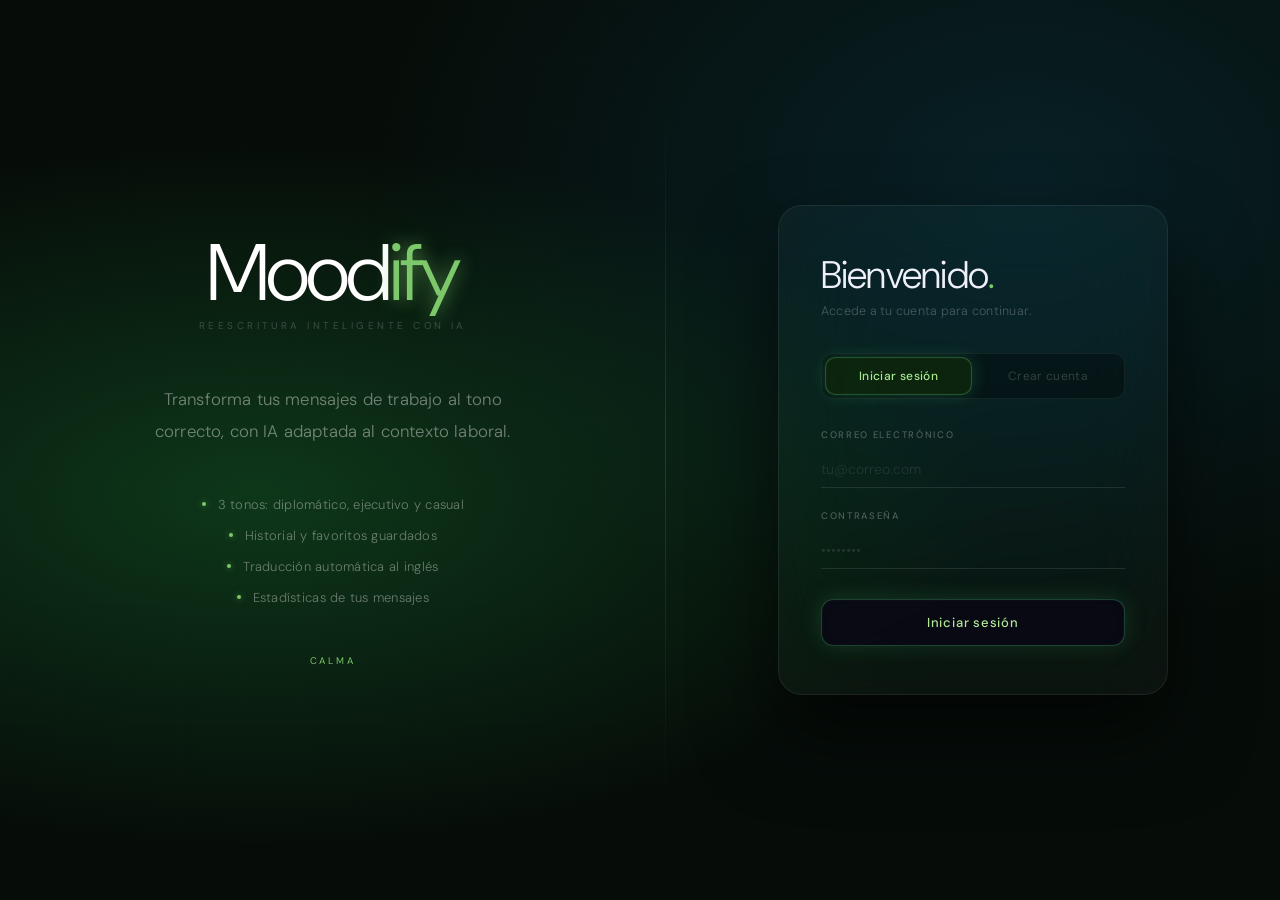
<file: frontend/index.html>
<!DOCTYPE html>
<html lang="es">
<head>
  <meta charset="UTF-8">
  <meta name="viewport" content="width=device-width, initial-scale=1.0">
  <title>Moodify — Iniciar sesión</title>
  <link rel="stylesheet" href="css/login.css">
  <link rel="icon" type="image/png" href="/static/icono.png">
</head>
<body>

<div class="login-root">

  <!-- Fondo animado -->
  <div class="login-stars" id="login-stars"></div>
  <div class="login-bg-layer">
    <div id="login-bgl-a"></div>
    <div id="login-bgl-b" style="opacity:0;"></div>
  </div>

  <!-- Panel izquierdo -->
  <div class="login-left">
    <div class="login-left-content">
      <div class="login-brand">Mood<span id="login-ify">ify</span></div>
      <div class="login-brand-sub">Reescritura inteligente con IA</div>
      <p class="login-tagline">
        Transforma tus mensajes de trabajo al tono correcto,
        con IA adaptada al contexto laboral.
      </p>
      <div class="login-features">
        <div class="login-feature"><span class="login-fdot" id="login-d1"></span>3 tonos: diplomático, ejecutivo y casual</div>
        <div class="login-feature"><span class="login-fdot" id="login-d2"></span>Historial y favoritos guardados</div>
        <div class="login-feature"><span class="login-fdot" id="login-d3"></span>Traducción automática al inglés</div>
        <div class="login-feature"><span class="login-fdot" id="login-d4"></span>Estadísticas de tus mensajes</div>
      </div>
      <div class="login-emolabel" id="login-emolabel">calma</div>
    </div>
    <div class="login-divider" id="login-divider"></div>
  </div>

  <!-- Panel derecho: formulario -->
  <div class="login-right">
    <div class="login-card">
      <div class="login-heading">Bienvenido<span id="login-h1acc">.</span></div>
      <div class="login-heading-sub" id="login-card-sub">Accede a tu cuenta para continuar.</div>

      <!-- Tabs -->
      <div class="login-tabs">
        <button class="login-tab-btn active" id="tab-login-btn" onclick="switchTab('login')">Iniciar sesión</button>
        <button class="login-tab-btn"        id="tab-reg-btn"   onclick="switchTab('registro')">Crear cuenta</button>
      </div>

      <!-- Panel login -->
      <div class="login-panel active" id="panel-login">
        <div class="field-group">
          <label class="field-label" for="login-email">Correo electrónico</label>
          <input class="field-input" type="email" id="login-email" placeholder="tu@correo.com" autocomplete="email">
        </div>
        <div class="field-group">
          <label class="field-label" for="login-pass">Contraseña</label>
          <input class="field-input" type="password" id="login-pass" placeholder="••••••••" autocomplete="current-password" onkeydown="if(event.key==='Enter')doLogin()">
        </div>
        <button class="login-btn" id="btn-login" onclick="doLogin()">Iniciar sesión</button>
        <div class="login-msg" id="msg-login"></div>
      </div>

      <!-- Panel registro -->
      <div class="login-panel" id="panel-registro">
        <div class="field-group">
          <label class="field-label" for="reg-username">Nombre de usuario</label>
          <input class="field-input" type="text" id="reg-username" placeholder="tucuate123">
        </div>
        <div class="field-group">
          <label class="field-label" for="reg-email">Correo electrónico</label>
          <input class="field-input" type="email" id="reg-email" placeholder="tu@correo.com" autocomplete="email">
        </div>
        <div class="field-group">
          <label class="field-label" for="reg-pass">Contraseña</label>
          <input class="field-input" type="password" id="reg-pass" placeholder="••••••••" autocomplete="new-password">
        </div>
        <button class="login-btn" id="btn-registro" onclick="doRegistro()">Crear cuenta</button>
        <div class="login-msg" id="msg-registro"></div>
      </div>

    </div>
  </div>

</div>

<script src="js/login.js"></script>
</body>
</html>
</file>
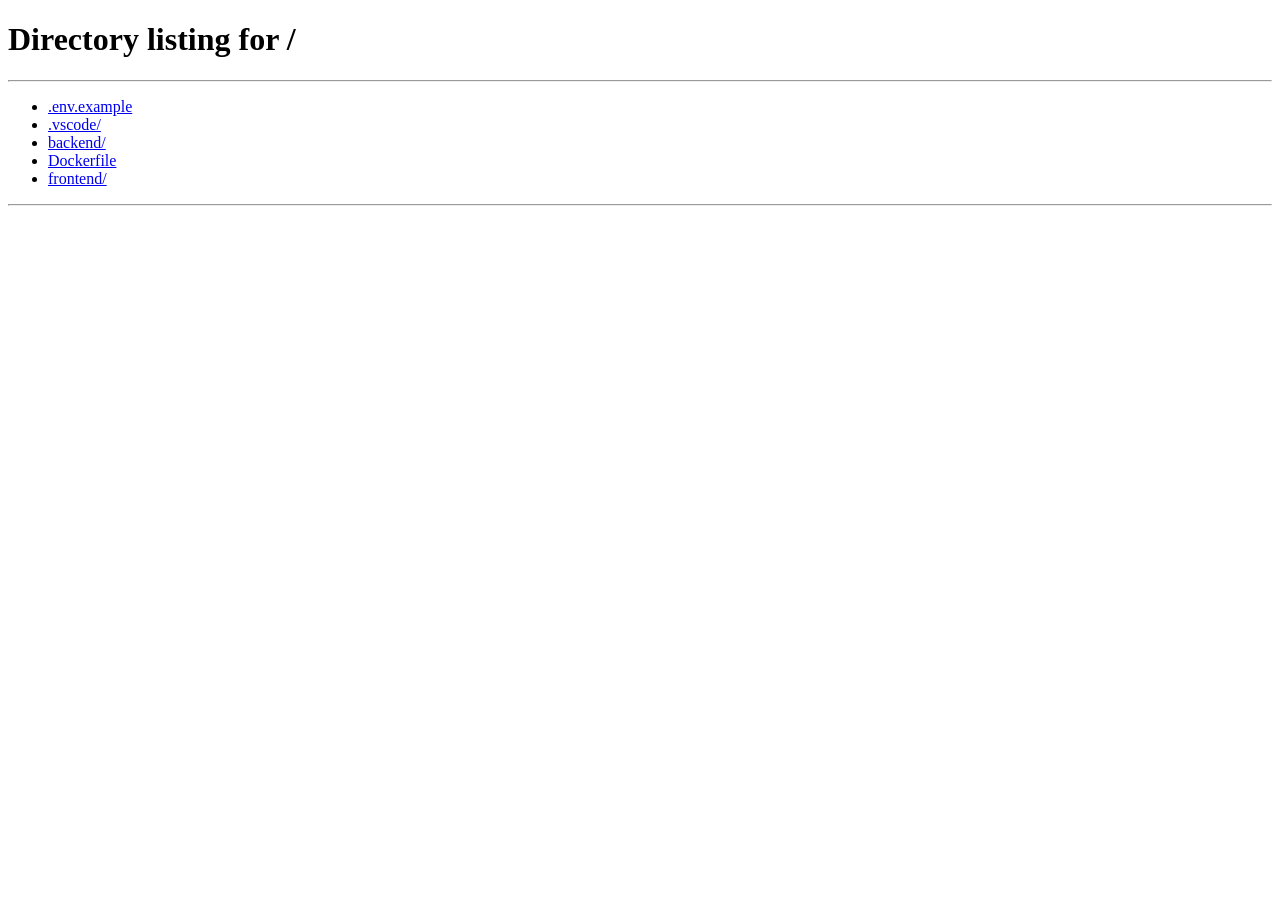
<file: frontend/app.html>
<!DOCTYPE html>
<html lang="es">
<head>
  <meta charset="UTF-8">
  <meta name="viewport" content="width=device-width, initial-scale=1.0">
  <title>Moodify</title>
  <link rel="preconnect" href="https://fonts.googleapis.com">
  <link rel="preconnect" href="https://fonts.gstatic.com" crossorigin>
  <link href="https://fonts.googleapis.com/css2?family=DM+Sans:wght@200;300;400;500;600;700&family=DM+Serif+Display:ital@0;1&family=DM+Mono:wght@300;400;500&display=swap" rel="stylesheet">
  <link rel="stylesheet" href="css/app.css">
  <link rel="icon" type="image/png" href="/static/icono.png">
</head>
<body>

<!-- FONDO ATMOSFÉRICO -->
<canvas id="stars-canvas"></canvas>
<div id="galaxy-bg">
  <div class="galaxy-layer" id="gl-a"></div>
  <div class="galaxy-layer" id="gl-b"></div>
</div>

<!-- OVERLAY DE CARGA -->
<div id="moodify-overlay">
  <div class="overlay-eyes">
    <div class="ov-eye-unit">
      <div class="ov-brow"></div>
      <div class="ov-eye"><div class="ov-pupil"></div></div>
    </div>
    <div class="ov-eye-unit">
      <div class="ov-brow" style="animation-delay:0.15s"></div>
      <div class="ov-eye"><div class="ov-pupil"></div></div>
    </div>
  </div>
  <div class="dot-bar-wrap">
    <div class="dot-bar-track">
      <div class="dot-bar-progress" id="ov-prog"></div>
      <div class="dot-bar-dot" id="ov-dot" style="left:0%"></div>
    </div>
    <div class="dot-bar-meta">
      <span class="dot-bar-phase" id="ov-phase">INICIANDO</span>
      <span class="dot-bar-pct"   id="ov-pct">0%</span>
    </div>
  </div>
</div>

<!-- NAV -->
<nav class="top-nav" id="top-nav">
  <div class="nav-tabs" id="nav-tabs">
    <button class="nav-tab active" data-tab="transformar" onclick="switchPanel('transformar')">Transformar</button>
    <button class="nav-tab"        data-tab="historial"   onclick="switchPanel('historial')">Historial</button>
    <button class="nav-tab"        data-tab="favoritos"   onclick="switchPanel('favoritos')">Favoritos</button>
    <button class="nav-tab locked" data-tab="estadisticas" id="tab-stats">Estadisticas</button>
  </div>
  <div class="nav-right">
    <div class="nav-dot"></div>
    <span class="nav-username" id="nav-username">@usuario</span>
    <button class="btn-nav-config" onclick="openConfig()">Configuracion</button>
  </div>
</nav>

<!-- MODAL CONFIGURACIÓN -->
<div class="config-overlay" id="cfg-overlay" onclick="closeConfigOutside(event)">
  <div class="config-modal">
    <div class="cfg-header">
      <span class="cfg-title">Configuracion</span>
      <button class="cfg-close" onclick="closeConfig()">x</button>
    </div>

    <div class="cfg-section">
      <div class="cfg-section-title">Apariencia</div>
      <div class="cfg-row">
        <div>
          <div class="cfg-row-label">Tema</div>
          <div class="cfg-row-sub" id="cfg-theme-sub">Modo oscuro activo</div>
        </div>
        <div class="cfg-toggle" id="cfg-theme-toggle" onclick="toggleTheme()"></div>
      </div>
      <div class="cfg-row">
        <div>
          <div class="cfg-row-label">Idioma del agente</div>
          <div class="cfg-row-sub" id="cfg-lang-sub">Espanol esta optimizado para Mexico</div>
        </div>
        <select class="cfg-select" id="cfg-lang-select" onchange="setAgentLang(this.value)">
          <option value="es">ES — Espanol</option>
          <option value="en">EN — English</option>
        </select>
      </div>
    </div>

    <div class="cfg-section">
      <div class="cfg-section-title">Cuenta</div>
      <div class="cfg-row">
        <div>
          <div class="cfg-row-label">Nombre de usuario</div>
          <div class="cfg-row-sub" id="cfg-username-display">@usuario</div>
        </div>
        <button class="cfg-btn-inline" onclick="startChangeUsername()">Cambiar</button>
      </div>
      <div class="cfg-row">
        <div>
          <div class="cfg-row-label">Correo electronico</div>
          <div class="cfg-row-sub" id="cfg-email-display">—</div>
        </div>
        <button class="cfg-btn-inline" onclick="startChangeEmail()">Cambiar</button>
      </div>
      <div class="cfg-row">
        <div>
          <div class="cfg-row-label">Contrasena</div>
          <div class="cfg-row-sub">••••••••</div>
        </div>
        <button class="cfg-btn-inline" onclick="startChangePassword()">Cambiar</button>
      </div>
    </div>

    <div class="cfg-divider"></div>

    <div class="cfg-section" style="margin-bottom:0;">
      <div class="cfg-section-title">Sesion</div>
      <button class="cfg-btn-full cfg-btn-logout" onclick="doLogout()">Cerrar sesion</button>
      <button class="cfg-btn-full cfg-btn-danger" style="margin-top:8px;" onclick="confirmDeleteAccount()">Eliminar cuenta</button>
    </div>
  </div>
</div>

<!-- PANEL: TRANSFORMAR -->
<div class="main-wrap app-panel active" id="panel-transformar">

  <div class="moodify-header">
    <!-- Título elegante con OOs que cambian de color -->
    <div class="moodify-titulo">
      M<span class="eyes-inline"><span class="eye-char" id="oo-left">O</span><span class="eye-char" id="oo-right">O</span></span>DIFY
    </div>
    <div class="moodify-sub"><span class="moodify-sub-accent">—</span> Reescritura inteligente con IA</div>
  </div>

  <div class="transform-grid">
    <!-- Columna izquierda -->
    <div>
      <textarea
        class="textarea-main"
        id="msg-input"
        placeholder="Escribe aqui tu mensaje — con groserías, slang, emojis o como salga..."
        oninput="onInputChange()"
        onkeydown="if(event.ctrlKey&&event.key==='Enter')doTransform()"
      ></textarea>
      <button class="btn-transform" onclick="doTransform()">Transformar</button>

      <div class="detector-box" id="detector-box">
        <div class="det-neutral">Idioma — Escribe para detectar</div>
      </div>

      <div class="clippy-wrap" id="clippy-wrap">
        <!-- Personaje -->
        <div class="clippy-character">
          <div id="clippy-face-container"></div>
          <div class="clippy-shadow"></div>
          <div class="clippy-name">Moodi</div>
        </div>
        <!-- Burbuja con tips -->
        <div class="clippy-bubble">
          <div class="clippy-header">
            <span class="clip-dot"></span>
            <span>MOODIFY DICE</span>
          </div>
          <div id="clippy-items"></div>
        </div>
      </div>
    </div>

    <!-- Columna derecha -->
    <div>
      <div class="lang-bar">
        <span class="lang-label">Salida en</span>
        <button class="lang-btn on" id="btn-es" onclick="selectLang('es')">ES</button>
        <button class="lang-btn"   id="btn-en" onclick="selectLang('en')">EN</button>
        <button class="btn-translate" onclick="doTranslate()">Traducir</button>
      </div>

      <div class="outputs-label">Versiones adaptadas</div>

      <div class="output-section">
        <div class="output-card card-dipl">
          <div class="output-header">
            <span class="tone-badge badge-dipl">Diplomatico</span>
          </div>
          <div class="output-body" id="out-dipl">
            <span class="output-placeholder">La version diplomatica aparecera aqui...</span>
          </div>
        </div>
      </div>

      <div class="output-section">
        <div class="output-card card-ejec">
          <div class="output-header">
            <span class="tone-badge badge-ejec">Ejecutivo</span>
          </div>
          <div class="output-body" id="out-ejec">
            <span class="output-placeholder">La version ejecutiva aparecera aqui...</span>
          </div>
        </div>
      </div>

      <div class="output-section">
        <div class="output-card card-casu">
          <div class="output-header">
            <span class="tone-badge badge-casu">Casual</span>
          </div>
          <div class="output-body" id="out-casu">
            <span class="output-placeholder">La version casual aparecera aqui...</span>
          </div>
        </div>
      </div>
    </div>
  </div>
</div>

<!-- PANEL: HISTORIAL -->
<div class="main-wrap app-panel" id="panel-historial">
  <div class="section-wrap">
    <div class="section-title">Historial de mensajes</div>
    <div id="historial-content"><div class="empty-state">Cargando...</div></div>
  </div>
</div>

<!-- PANEL: FAVORITOS -->
<div class="main-wrap app-panel" id="panel-favoritos">
  <div class="section-wrap">
    <div class="section-title">Favoritos</div>
    <div id="favoritos-content"><div class="empty-state">Cargando...</div></div>
  </div>
</div>

<!-- PANEL: ESTADÍSTICAS -->
<div class="main-wrap app-panel" id="panel-estadisticas">
  <div class="section-wrap">
    <div class="section-title">Tus estadisticas</div>
    <div id="stats-content"><div class="empty-state">Cargando...</div></div>
  </div>
</div>

<script src="js/app.js"></script>
<script src="js/historial.js"></script>

<script>
/* ══════════════════════════════════════
   FONDO EMOCIONAL — mismo sistema que login
   Las OOs del título sincronizan su color
══════════════════════════════════════ */

/* Colores de acento para cada emoción — las OOs adoptan este color
   con contraste suficiente sobre el fondo oscuro */
const EMOCIONES_APP = [
  {
    name: "calma",
    oo: "#7dc86a",
    ooSh: "0 0 20px rgba(125,200,106,0.5)",
    dark:  "radial-gradient(ellipse at 20% 55%, rgba(20,90,40,0.6) 0%, transparent 55%), radial-gradient(ellipse at 80% 20%, rgba(10,60,80,0.45) 0%, transparent 48%), #04090a",
    light: "radial-gradient(ellipse at 20% 55%, rgba(34,201,122,0.28) 0%, transparent 55%), radial-gradient(ellipse at 80% 20%, rgba(26,160,200,0.22) 0%, transparent 48%), #f0f2ee",
  },
  {
    name: "frustracion",
    oo: "#ff6b5b",
    ooSh: "0 0 20px rgba(255,107,91,0.5)",
    dark:  "radial-gradient(ellipse at 25% 50%, rgba(140,30,20,0.6) 0%, transparent 50%), radial-gradient(ellipse at 75% 25%, rgba(100,20,10,0.48) 0%, transparent 45%), #0d0605",
    light: "radial-gradient(ellipse at 25% 50%, rgba(240,80,80,0.26) 0%, transparent 50%), radial-gradient(ellipse at 75% 25%, rgba(192,32,32,0.2) 0%, transparent 45%), #f2eded",
  },
  {
    name: "paz",
    oo: "#6ab4ff",
    ooSh: "0 0 20px rgba(106,180,255,0.5)",
    dark:  "radial-gradient(ellipse at 15% 55%, rgba(20,60,140,0.55) 0%, transparent 52%), radial-gradient(ellipse at 80% 20%, rgba(10,40,100,0.48) 0%, transparent 45%), #060810",
    light: "radial-gradient(ellipse at 15% 55%, rgba(64,144,232,0.26) 0%, transparent 52%), radial-gradient(ellipse at 80% 20%, rgba(32,96,192,0.2) 0%, transparent 45%), #edf0f5",
  },
  {
    name: "urgencia",
    oo: "#ffb830",
    ooSh: "0 0 20px rgba(255,184,48,0.5)",
    dark:  "radial-gradient(ellipse at 20% 50%, rgba(120,70,10,0.6) 0%, transparent 50%), radial-gradient(ellipse at 78% 22%, rgba(90,50,5,0.48) 0%, transparent 45%), #0d0a04",
    light: "radial-gradient(ellipse at 20% 50%, rgba(240,160,32,0.26) 0%, transparent 50%), radial-gradient(ellipse at 78% 22%, rgba(192,112,16,0.2) 0%, transparent 45%), #f5f0e8",
  },
  {
    name: "melancolia",
    oo: "#b08aff",
    ooSh: "0 0 20px rgba(176,138,255,0.5)",
    dark:  "radial-gradient(ellipse at 18% 55%, rgba(70,30,130,0.6) 0%, transparent 52%), radial-gradient(ellipse at 78% 22%, rgba(50,20,100,0.48) 0%, transparent 45%), #07050e",
    light: "radial-gradient(ellipse at 18% 55%, rgba(144,96,224,0.26) 0%, transparent 52%), radial-gradient(ellipse at 78% 22%, rgba(96,48,184,0.2) 0%, transparent 45%), #f0edf5",
  },
  {
    name: "positivismo",
    oo: "#40e0c0",
    ooSh: "0 0 20px rgba(64,224,192,0.5)",
    dark:  "radial-gradient(ellipse at 20% 55%, rgba(15,100,80,0.55) 0%, transparent 52%), radial-gradient(ellipse at 78% 22%, rgba(10,70,60,0.45) 0%, transparent 45%), #050d0b",
    light: "radial-gradient(ellipse at 20% 55%, rgba(48,192,144,0.26) 0%, transparent 52%), radial-gradient(ellipse at 78% 22%, rgba(16,160,96,0.2) 0%, transparent 45%), #ecf5f2",
  },
];

let curEmocion  = 0;
let isLightTheme = false;
let bgTransitioning = false;

const glA = document.getElementById('gl-a');
const glB = document.getElementById('gl-b');

/* Actualiza el color de las OOs en sincronia */
function updateOOColor(emocion, speed) {
  const spd = speed || '3.5s';
  const ooL = document.getElementById('oo-left');
  const ooR = document.getElementById('oo-right');
  if (ooL) { ooL.style.transition = `color ${spd} ease, text-shadow ${spd} ease`; ooL.style.color = emocion.oo; ooL.style.textShadow = emocion.ooSh; }
  if (ooR) { ooR.style.transition = `color ${spd} ease, text-shadow ${spd} ease`; ooR.style.color = emocion.oo; ooR.style.textShadow = emocion.ooSh; }
}

function applyBgColors(fromIdx, toIdx) {
  if (!glA || !glB || bgTransitioning) return;
  bgTransitioning = true;
  const from = EMOCIONES_APP[fromIdx];
  const to   = EMOCIONES_APP[toIdx];
  const fromBg = isLightTheme ? from.light : from.dark;
  const toBg   = isLightTheme ? to.light   : to.dark;

  glA.style.background = fromBg; glA.style.opacity = '1';
  glB.style.background = toBg;   glB.style.opacity = '0';

  requestAnimationFrame(() => requestAnimationFrame(() => {
    glA.style.transition = 'opacity 4s ease';
    glB.style.transition = 'opacity 4s ease';
    glA.style.opacity = '0';
    glB.style.opacity = '1';

    /* Sincronizar OOs con el nuevo color de emoción */
    updateOOColor(to, '3.5s');

    setTimeout(() => {
      glA.style.background = toBg;
      glA.style.opacity    = '1';
      glA.style.transition = 'none';
      glB.style.opacity    = '0';
      glB.style.transition = 'none';
      curEmocion      = toIdx;
      bgTransitioning = false;
    }, 4200);
  }));
}

/* ── STARS CANVAS ── */
function initStars() {
  const canvas = document.getElementById('stars-canvas');
  if (!canvas) return;
  const ctx = canvas.getContext('2d');
  let stars = [];
  let W, H;

  function resize() { W = canvas.width = window.innerWidth; H = canvas.height = window.innerHeight; }
  function createStars() {
    stars = [];
    const count = Math.floor((W * H) / 5000);
    for (let i = 0; i < count; i++) {
      stars.push({ x: Math.random()*W, y: Math.random()*H, r: Math.random()*1.0+0.1, alpha: Math.random()*0.3+0.04, speed: Math.random()*0.003+0.001, phase: Math.random()*Math.PI*2 });
    }
  }
  let frame = 0;
  function draw() {
    ctx.clearRect(0, 0, W, H);
    frame++;
    const lightBoost = isLightTheme ? 0.3 : 1;
    stars.forEach(s => {
      const twinkle = Math.sin(s.phase + frame * s.speed) * 0.3 + 0.7;
      const alpha   = s.alpha * twinkle * lightBoost;
      ctx.beginPath();
      ctx.arc(s.x, s.y, s.r, 0, Math.PI * 2);
      ctx.fillStyle = isLightTheme ? `rgba(60,40,120,${alpha})` : `rgba(255,255,255,${alpha})`;
      ctx.fill();
    });
    requestAnimationFrame(draw);
  }
  resize(); createStars(); draw();
  window.addEventListener('resize', () => { resize(); createStars(); });
}

/* ── CICLO EMOCIONAL — cada 7s ── */
setInterval(() => {
  const next = (curEmocion + 1) % EMOCIONES_APP.length;
  applyBgColors(curEmocion, next);
}, 7000);

/* ── TOGGLE TEMA ── */
function toggleTheme() {
  isLightTheme = !isLightTheme;
  document.body.classList.toggle('theme-light', isLightTheme);

  const toggle   = document.getElementById('cfg-theme-toggle');
  const themeSub = document.getElementById('cfg-theme-sub');
  if (toggle) toggle.classList.toggle('on', isLightTheme);
  if (themeSub) {
    const lang = (typeof currentLang !== 'undefined') ? currentLang : 'es';
    themeSub.textContent = isLightTheme
      ? (lang === 'en' ? 'Light mode active' : 'Modo claro activo')
      : (lang === 'en' ? 'Dark mode active'  : 'Modo oscuro activo');
  }

  /* Re-aplicar fondo inmediatamente con el tema correcto */
  const emo = EMOCIONES_APP[curEmocion];
  const bg  = isLightTheme ? emo.light : emo.dark;
  if (glA) { glA.style.transition = 'none'; glA.style.background = bg; glA.style.opacity = '1'; }
  if (glB) { glB.style.transition = 'none'; glB.style.opacity = '0'; }

  sessionStorage.setItem('moodify_theme', isLightTheme ? 'light' : 'dark');
}

/* ── INIT ── */
document.addEventListener('DOMContentLoaded', () => {
  /* Restaurar tema */
  const savedTheme = sessionStorage.getItem('moodify_theme');
  if (savedTheme === 'light') {
    isLightTheme = true;
    document.body.classList.add('theme-light');
    const toggle = document.getElementById('cfg-theme-toggle');
    if (toggle) toggle.classList.add('on');
    const themeSub = document.getElementById('cfg-theme-sub');
    if (themeSub) themeSub.textContent = 'Modo claro activo';
  }

  /* Restaurar idioma */
  const savedLang = localStorage.getItem('moodify_agent_lang');
  if (savedLang) {
    const sel = document.getElementById('cfg-lang-select');
    if (sel) sel.value = savedLang;
  }

  /* Aplicar fondo + color OOs inicial */
  const emo = EMOCIONES_APP[0];
  const bg  = isLightTheme ? emo.light : emo.dark;
  if (glA) { glA.style.background = bg; glA.style.opacity = '1'; }
  updateOOColor(emo, '0s');

  initStars();
});
</script>
</body>
</html>
</file>
<file: frontend/css/login.css>
@import url('https://fonts.googleapis.com/css2?family=DM+Sans:wght@300;400;500;600&family=DM+Serif+Display:ital@0;1&display=swap');

*, *::before, *::after { box-sizing: border-box; margin: 0; padding: 0; }

html, body {
    background: #060810;
    min-height: 100vh;
    font-family: 'DM Sans', -apple-system, sans-serif;
}

/* ── Layout raíz ── */
.login-root {
    position: fixed;
    inset: 0;
    display: flex;
    flex-direction: row;
    min-height: 100vh;
    overflow: hidden;
    background: #060810;
}

/* ── Fondo cósmico ── */
.login-bg-layer {
    position: fixed;
    inset: 0;
    z-index: 0;
    pointer-events: none;
}
#login-bgl-a, #login-bgl-b {
    position: absolute;
    inset: 0;
    transition: opacity 4s ease;
}
.login-stars {
    position: fixed;
    inset: 0;
    z-index: 0;
    pointer-events: none;
    overflow: hidden;
}

/* ── Panel izquierdo ── */
.login-left {
    flex: 0 0 52%;
    min-height: 100vh;
    background: transparent;
    display: flex;
    flex-direction: column;
    justify-content: center;
    align-items: center;           /* centrado horizontal */
    padding: 0 64px;
    position: relative;
    z-index: 2;
    overflow: hidden;
}

.login-left::before {
    content: '';
    position: absolute;
    inset: 0;
    background-image:
        linear-gradient(rgba(255,255,255,0.004) 1px, transparent 1px),
        linear-gradient(90deg, rgba(255,255,255,0.004) 1px, transparent 1px);
    background-size: 60px 60px;
    pointer-events: none;
}
.login-divider {
    position: absolute;
    right: 0;
    top: 10%;
    bottom: 10%;
    width: 1px;
    transition: background 3.5s ease;
}
.login-left-content {
    position: relative;
    z-index: 1;
    max-width: 480px;
    width: 100%;
    text-align: center;            /* centrado del texto */
}

/* ── Marca tipográfica ── */
.login-brand {
    font-family: 'DM Sans', sans-serif;
    font-size: 5rem;
    font-weight: 300;
    color: #ffffff;
    letter-spacing: -0.04em;
    line-height: 1;
    margin-bottom: 6px;
}

#login-ify {
    transition: color 3.5s ease, text-shadow 3.5s ease;
    font-weight: 300;
}

.login-brand-sub {
    font-family: 'DM Sans', sans-serif;
    font-size: 0.62rem;
    font-weight: 400;
    letter-spacing: 0.35em;
    text-transform: uppercase;
    color: rgba(255,255,255,0.2);
    margin-bottom: 52px;
}

.login-tagline {
    font-size: 1.05rem;
    color: rgba(255,255,255,0.42);
    line-height: 1.9;
    max-width: 400px;
    font-weight: 300;
    margin: 0 auto 48px;
    letter-spacing: 0.01em;
}

/* ── Lista de features ── */
.login-features {
    display: flex;
    flex-direction: column;
    gap: 14px;
    margin-bottom: 48px;
    align-items: center;
}
.login-feature {
    display: flex;
    align-items: center;
    gap: 12px;
    font-size: 13px;
    color: rgba(255,255,255,0.38);
    font-weight: 300;
    letter-spacing: 0.02em;
}
.login-fdot {
    width: 4px;
    height: 4px;
    border-radius: 50%;
    flex-shrink: 0;
    transition: background 3.5s ease, box-shadow 3.5s ease;
}

/* ── Etiqueta emocional ── */
.login-emolabel {
    font-size: 0.6rem;
    letter-spacing: 0.3em;
    text-transform: uppercase;
    color: rgba(255,255,255,0.18);
    font-weight: 400;
    transition: color 3.5s ease;
}

/* ── Panel derecho ── */
.login-right {
    flex: 1;
    min-height: 100vh;
    display: flex;
    align-items: center;
    justify-content: center;
    padding: 48px 56px;
    position: relative;
    z-index: 2;
}

/* ── Card ── */
.login-card {
    width: 100%;
    max-width: 390px;
    background: rgba(255,255,255,0.03);
    backdrop-filter: blur(40px) saturate(1.6);
    -webkit-backdrop-filter: blur(40px) saturate(1.6);
    border: 1px solid rgba(255,255,255,0.07);
    border-radius: 24px;
    padding: 48px 42px;
    box-shadow: 0 40px 80px rgba(0,0,0,0.6);
}

.login-heading {
    font-family: 'DM Sans', sans-serif;
    font-size: 2.4rem;
    font-weight: 300;
    font-style: normal;
    color: #f0f0f8;
    letter-spacing: -0.02em;
    line-height: 1.1;
    margin-bottom: 6px;
}
#login-h1acc { transition: color 3.5s ease; }

.login-heading-sub {
    font-size: 12.5px;
    color: rgba(255,255,255,0.25);
    font-weight: 300;
    letter-spacing: 0.02em;
    margin-bottom: 32px;
    min-height: 18px;
    transition: opacity 0.4s ease;
}

/* ── Tabs ── */
.login-tabs {
    display: flex;
    background: rgba(0,0,0,0.3);
    border: 1px solid rgba(255,255,255,0.06);
    border-radius: 12px;
    padding: 3px;
    gap: 3px;
    margin-bottom: 30px;
}
.login-tab-btn {
    flex: 1;
    background: transparent;
    border: none;
    border-radius: 10px;
    font-size: 12px;
    font-weight: 400;
    color: rgba(255,255,255,0.22);
    padding: 10px;
    cursor: pointer;
    font-family: 'DM Sans', sans-serif;
    letter-spacing: 0.03em;
    transition: background 3.5s ease, color 3.5s ease, box-shadow 3.5s ease;
}
.login-tab-btn.active { font-weight: 500; }

/* ── Campos ── */
.field-group { margin-bottom: 22px; }
.field-label {
    display: block;
    font-size: 9.5px;
    font-weight: 500;
    color: rgba(255,255,255,0.28);
    letter-spacing: 0.18em;
    text-transform: uppercase;
    margin-bottom: 10px;
}
.field-input {
    width: 100%;
    background: transparent;
    border: none;
    border-bottom: 1px solid rgba(255,255,255,0.1);
    padding: 9px 0;
    font-size: 14px;
    color: #e0e0f0;
    font-family: 'DM Sans', sans-serif;
    font-weight: 300;
    caret-color: #a0d888;
    outline: none;
    transition: border-color 0.25s;
}
.field-input:focus { border-bottom-color: rgba(180,240,80,0.45); }
.field-input::placeholder { color: rgba(255,255,255,0.1); }

/* ── Botón principal ── */
.login-btn {
    width: 100%;
    background: rgba(8,5,20,0.75);
    border-radius: 12px;
    font-weight: 500;
    font-size: 13px;
    padding: 14px;
    cursor: pointer;
    letter-spacing: 0.06em;
    margin-top: 8px;
    font-family: 'DM Sans', sans-serif;
    backdrop-filter: blur(16px);
    position: relative;
    overflow: hidden;
    transition: border-color 3.5s ease, box-shadow 3.5s ease, color 3.5s ease;
}
.login-btn::after {
    content: '';
    position: absolute;
    top: 0; left: -60%;
    width: 40%; height: 100%;
    background: linear-gradient(90deg, transparent, rgba(255,255,255,0.04), transparent);
    animation: login-shimmer 3s ease-in-out infinite;
}
@keyframes login-shimmer {
    0%   { left: -60%; }
    100% { left: 120%; }
}

/* ── Mensajes feedback ── */
.login-msg {
    font-size: 12px;
    text-align: center;
    margin-top: 14px;
    padding: 10px 14px;
    border-radius: 8px;
    font-weight: 400;
    letter-spacing: 0.01em;
    display: none;
}
.login-msg.visible { display: block; }
.login-msg-ok  { color: #a8e090; background: rgba(125,191,106,0.07); border: 1px solid rgba(125,191,106,0.18); }
.login-msg-err { color: #ffaa98; background: rgba(232,100,80,0.07);  border: 1px solid rgba(232,100,80,0.18); }

/* ── Panel oculto ── */
.login-panel { display: none; }
.login-panel.active { display: block; }

@keyframes login-twinkle {
    0%,100% { opacity: var(--mn,0.08); }
    50%     { opacity: var(--mx,0.5);  }
}
</file>
<file: frontend/css/app.css>
@import url('https://fonts.googleapis.com/css2?family=DM+Sans:wght@300;400;500;600;700&family=DM+Serif+Display:ital@0;1&family=DM+Mono:wght@300;400;500&display=swap');

*, *::before, *::after { box-sizing: border-box; }
* { font-family: 'DM Sans', sans-serif; }
html, body { min-height: 100vh; margin: 0; padding: 0; transition: background 1.2s ease; }

/* ══════════════════════════════════════
   TEMA OSCURO (default)
══════════════════════════════════════ */
body {
  background: #060810;
  color: #fff;
}

/* ══════════════════════════════════════
   FONDO
══════════════════════════════════════ */
#galaxy-bg {
  position: fixed;
  inset: 0;
  z-index: 0;
  pointer-events: none;
  overflow: hidden;
}

.galaxy-layer {
  position: absolute;
  inset: 0;
  transition: opacity 4s ease;
}
#gl-a { opacity: 1; }
#gl-b { opacity: 0; }

#stars-canvas {
  position: fixed;
  inset: 0;
  z-index: 0;
  pointer-events: none;
  transition: opacity 1.2s ease;
}

/* ══════════════════════════════════════
   TEMA CLARO
══════════════════════════════════════ */
body.theme-light {
  background: #f0f2f0;
  color: #111;
}
body.theme-light #stars-canvas { opacity: 0.3; }

/* ══════════════════════════════════════
   NAV
══════════════════════════════════════ */
.top-nav {
  position: fixed;
  top: 12px;
  left: 50%;
  transform: translateX(-50%);
  z-index: 8500;
  width: calc(100% - 32px);
  max-width: 1100px;
  height: 52px;
  display: flex;
  align-items: center;
  padding: 0 16px;
  border-radius: 16px;
  background: rgba(6,8,16,0.55);
  backdrop-filter: blur(24px) saturate(1.8);
  -webkit-backdrop-filter: blur(24px) saturate(1.8);
  border: 1px solid rgba(255, 255, 255, 0.07);
  box-shadow: 0 8px 32px rgba(0,0,0,0.45), 0 1px 0 rgba(255,255,255,0.04) inset;
  transition: background 0.4s ease, border-color 0.4s ease;
}

body.theme-light .top-nav {
  background: rgba(255, 255, 255, 0.55);
  border: 1px solid rgba(0, 0, 0, 0.09);
  box-shadow: 0 8px 32px rgba(0,0,0,0.08), 0 1px 0 rgba(255,255,255,0.9) inset;
}

.nav-tabs { display: flex; gap: 2px; flex: 1; }

.nav-tab {
  background: transparent;
  border: none;
  border-radius: 10px;
  font-size: 11.5px;
  font-weight: 500;
  letter-spacing: 0.02em;
  color: rgba(255, 255, 255, 0.3);
  padding: 7px 16px;
  cursor: pointer;
  font-family: 'DM Sans', sans-serif;
  transition: all 0.15s;
  white-space: nowrap;
}
.nav-tab:hover { color: rgba(255,255,255,0.7); background: rgba(255,255,255,0.06); }
.nav-tab.active {
  color: #B8F000;
  background: rgba(184,240,0,0.09);
  box-shadow: 0 0 0 1px rgba(184,240,0,0.16) inset;
}
.nav-tab.locked { color: rgba(255,255,255,0.1); cursor: default; pointer-events: none; }

body.theme-light .nav-tab { color: rgba(0,0,0,0.35); }
body.theme-light .nav-tab:hover { color: rgba(0,0,0,0.7); background: rgba(0,0,0,0.04); }
body.theme-light .nav-tab.active { color: #4a6800; background: rgba(120,180,0,0.1); }
body.theme-light .nav-tab.locked { color: rgba(0,0,0,0.1); }

.nav-right { display: flex; align-items: center; gap: 10px; margin-left: auto; flex-shrink: 0; }

.nav-dot {
  width: 5px; height: 5px; border-radius: 50%;
  background: #B8F000;
  animation: nav-dot-pulse 3s ease-in-out infinite;
}
@keyframes nav-dot-pulse {
  0%,100% { box-shadow: 0 0 0 0 rgba(184,240,0,0.5); }
  50% { box-shadow: 0 0 0 4px rgba(184,240,0,0); }
}

.nav-username {
  font-size: 11px;
  color: rgba(255,255,255,0.3);
  font-family: 'DM Mono', monospace;
  letter-spacing: 0.03em;
}
body.theme-light .nav-username { color: rgba(0,0,0,0.3); }

.btn-nav-config {
  background: rgba(255,255,255,0.05);
  color: rgba(255,255,255,0.4);
  border: 1px solid rgba(255,255,255,0.09);
  border-radius: 10px;
  font-size: 11px;
  font-weight: 500;
  padding: 6px 14px;
  cursor: pointer;
  font-family: 'DM Sans', sans-serif;
  transition: all 0.15s;
  letter-spacing: 0.02em;
}
.btn-nav-config:hover {
  background: rgba(255,255,255,0.1);
  color: #fff;
  border-color: rgba(255,255,255,0.15);
}
body.theme-light .btn-nav-config {
  background: rgba(0,0,0,0.03);
  color: rgba(0,0,0,0.4);
  border-color: rgba(0,0,0,0.09);
}
body.theme-light .btn-nav-config:hover { background: rgba(0,0,0,0.07); color: #111; }

/* ══════════════════════════════════════
   OVERLAY DE CARGA
══════════════════════════════════════ */
#moodify-overlay {
  position: fixed; inset: 0; z-index: 9500;
  display: none;
  flex-direction: column; align-items: center; justify-content: center; gap: 28px;
  background: rgba(6,8,16,0.88);
  backdrop-filter: blur(12px);
}
body.theme-light #moodify-overlay { background: rgba(240,242,240,0.88); }
#moodify-overlay.active { display: flex; animation: overlay-in 0.2s ease both; }
@keyframes overlay-in { from{opacity:0;} to{opacity:1;} }

.overlay-eyes { display: flex; gap: 16px; align-items: center; }
.ov-eye-unit { display: flex; flex-direction: column; align-items: center; gap: 6px; }
.ov-brow { width: 38px; height: 3px; border-radius: 3px; background: #B8F000; animation: ov-brow-pulse 0.9s ease-in-out infinite; }
.ov-eye {
  width: 50px; height: 50px; background: #0A0A0A; border-radius: 50%;
  border: 2px dashed #B8F000; display: flex; align-items: center; justify-content: center;
  animation: ov-eye-pulse 0.8s ease-in-out infinite, ov-border-spin 1s linear infinite;
  box-shadow: 0 0 0 3px rgba(184,240,0,0.12), 0 0 24px rgba(184,240,0,0.22);
}
.ov-pupil {
  width: 0; height: 0;
  animation: ov-orbit 0.6s linear infinite; border-radius: 50%;
  box-shadow: 10px 0 0 4px #B8F000,-10px 0 0 3px rgba(184,240,0,0.4),0 10px 0 3px rgba(184,240,0,0.2),0 -10px 0 3px rgba(184,240,0,0.1);
}
@keyframes ov-eye-pulse { 0%,100%{box-shadow:0 0 0 3px rgba(184,240,0,0.12),0 0 20px rgba(184,240,0,0.18);} 50%{box-shadow:0 0 0 6px rgba(184,240,0,0.22),0 0 36px rgba(184,240,0,0.38);} }
@keyframes ov-border-spin { from{border-color:#B8F000 rgba(184,240,0,0.2) rgba(184,240,0,0.08) rgba(184,240,0,0.2);} to{border-color:rgba(184,240,0,0.2) #B8F000 rgba(184,240,0,0.2) rgba(184,240,0,0.08);} }
@keyframes ov-orbit { 0%{box-shadow:10px 0 0 4px #B8F000,-10px 0 0 3px rgba(184,240,0,0.35),0 10px 0 3px rgba(184,240,0,0.15),0 -10px 0 3px rgba(184,240,0,0.08);} 25%{box-shadow:0 10px 0 4px #B8F000,10px 0 0 3px rgba(184,240,0,0.35),-10px 0 0 3px rgba(184,240,0,0.15),0 -10px 0 3px rgba(184,240,0,0.08);} 50%{box-shadow:-10px 0 0 4px #B8F000,0 10px 0 3px rgba(184,240,0,0.35),10px 0 0 3px rgba(184,240,0,0.15),0 -10px 0 3px rgba(184,240,0,0.08);} 75%{box-shadow:0 -10px 0 4px #B8F000,-10px 0 0 3px rgba(184,240,0,0.35),0 10px 0 3px rgba(184,240,0,0.15),10px 0 0 3px rgba(184,240,0,0.08);} 100%{box-shadow:10px 0 0 4px #B8F000,-10px 0 0 3px rgba(184,240,0,0.35),0 10px 0 3px rgba(184,240,0,0.15),0 -10px 0 3px rgba(184,240,0,0.08);} }
@keyframes ov-brow-pulse { 0%,100%{transform:translateY(0);} 50%{transform:translateY(-3px);} }

.dot-bar-wrap { width: 240px; }
.dot-bar-track { height: 2px; background: rgba(255,255,255,0.07); border-radius: 2px; position: relative; }
.dot-bar-progress { position: absolute; left: 0; top: 0; height: 100%; background: rgba(184,240,0,0.45); border-radius: 2px; transition: width 0.3s ease; }
.dot-bar-dot { position: absolute; top: 50%; transform: translate(-50%,-50%); width: 12px; height: 12px; background: #B8F000; border-radius: 50%; transition: left 0.3s ease; animation: dot-breathe 1.4s ease-in-out infinite; }
@keyframes dot-breathe { 0%,100%{box-shadow:0 0 8px rgba(184,240,0,0.7);} 50%{box-shadow:0 0 18px rgba(184,240,0,1);} }
.dot-bar-meta { display: flex; justify-content: space-between; margin-top: 8px; }
.dot-bar-phase { font-family: 'DM Mono', monospace; font-size: 9px; color: rgba(184,240,0,0.85); letter-spacing: 0.2em; text-transform: uppercase; }
.dot-bar-pct { font-family: 'DM Mono', monospace; font-size: 11px; font-weight: 500; color: #B8F000; }

/* ══════════════════════════════════════
   CONTENIDO PRINCIPAL
══════════════════════════════════════ */
.main-wrap {
  position: relative;
  z-index: 1;
  padding-top: 76px;
  max-width: 1100px;
  margin: 0 auto;
  padding-left: 2rem;
  padding-right: 2rem;
  padding-bottom: 3rem;
}

/* ══════════════════════════════════════
   HEADER — TÍTULO MOODIFY
   Tipografía minimalista, elegante
══════════════════════════════════════ */
.moodify-header {
  padding: 1.8rem 0 1rem;
  text-align: center;
  display: flex;
  flex-direction: column;
  align-items: center;
}

.moodify-titulo {
  font-family: 'DM Sans', sans-serif !important;
  font-size: 4.4rem !important;
  font-weight: 200 !important;
  letter-spacing: 0.22em !important;
  line-height: 1 !important;
  text-transform: uppercase !important;
  color: #ffffff !important;
  margin: 0 !important;
  display: flex !important;
  align-items: center !important;
  gap: 0 !important;
  transition: color 0.4s ease !important;
}
body.theme-light .moodify-titulo { color: #111 !important; }

.moodify-sub {
  font-size: 0.52rem;
  color: rgba(255,255,255,0.2);
  margin: 14px 0 0;
  letter-spacing: 0.38em;
  text-transform: uppercase;
  font-weight: 400;
  font-family: 'DM Mono', monospace;
  transition: color 0.4s ease;
}
body.theme-light .moodify-sub { color: rgba(0,0,0,0.25); }
.moodify-sub-accent { color: #B8F000; margin-right: 6px; }

/* ══════════════════════════════════════
   OOS — ANIMACIÓN PARPADEO + COLOR DINÁMICO
══════════════════════════════════════ */
.eyes-inline {
  display: inline-flex;
  align-items: center;
  gap: 0;
  position: relative;
}

.eye-char {
  display: inline-block;
  font-family: inherit;
  font-size: inherit;
  font-weight: inherit;
  letter-spacing: inherit;
  /* color se controla vía JS en sincronia con el fondo emocional */
  transition: color 3.5s ease, text-shadow 3.5s ease;
  animation: eye-blink 7s ease-in-out infinite;
  transform-origin: center 60%;
}
.eye-char:nth-child(2) {
  animation-delay: 0.14s;
}

@keyframes eye-blink {
  0%, 88%, 100%  { transform: scaleY(1); }
  92%            { transform: scaleY(0.05); }
  96%            { transform: scaleY(1); }
}

/* ══════════════════════════════════════
   GRID DOS COLUMNAS
══════════════════════════════════════ */
.transform-grid { display: grid; grid-template-columns: 1fr 1fr; gap: 20px; }

/* ══════════════════════════════════════
   TEXTAREA
══════════════════════════════════════ */
.textarea-main {
  width: 100%;
  background: rgba(255,255,255,0.03);
  backdrop-filter: blur(16px) saturate(1.5);
  -webkit-backdrop-filter: blur(16px) saturate(1.5);
  color: #fff;
  border: 1px solid rgba(255,255,255,0.07);
  border-radius: 12px;
  font-size: 13.5px; line-height: 1.7; caret-color: #B8F000;
  padding: 14px; resize: vertical; min-height: 160px;
  font-family: 'DM Sans', sans-serif;
  font-weight: 300;
  outline: none; transition: border-color 0.2s, box-shadow 0.2s, background 0.4s;
}
.textarea-main::placeholder { color: rgba(255,255,255,0.15); }
.textarea-main:focus { border-color: rgba(184,240,0,0.3); box-shadow: 0 0 0 3px rgba(184,240,0,0.05); }
body.theme-light .textarea-main { background: rgba(255,255,255,0.55); color: #111; border-color: rgba(0,0,0,0.08); }
body.theme-light .textarea-main::placeholder { color: #bbb; }
body.theme-light .textarea-main:focus { border-color: rgba(100,150,0,0.3); }

/* ══════════════════════════════════════
   BTN TRANSFORMAR
══════════════════════════════════════ */
.btn-transform {
  background: #B8F000; color: #0a0d0b; border: none; border-radius: 10px;
  font-weight: 700; font-size: 0.72rem; width: 100%; padding: 14px;
  margin-top: 10px; cursor: pointer; letter-spacing: 0.2em; text-transform: uppercase;
  transition: all 0.22s ease; font-family: 'DM Sans', sans-serif;
}
.btn-transform:hover { background: #c8ff10; transform: translateY(-1px); box-shadow: 0 6px 28px rgba(184,240,0,0.25); }
body.theme-light .btn-transform { background: #111; color: #B8F000; }
body.theme-light .btn-transform:hover { background: #222; }

/* ══════════════════════════════════════
   DETECTOR DE IDIOMA
══════════════════════════════════════ */
.detector-box {
  background: rgba(255,255,255,0.03);
  backdrop-filter: blur(16px) saturate(1.4);
  -webkit-backdrop-filter: blur(16px) saturate(1.4);
  border: 1px solid rgba(255,255,255,0.06);
  border-radius: 12px; padding: 12px 14px; margin-top: 12px;
  transition: background 0.4s, border-color 0.4s;
}
body.theme-light .detector-box { background: rgba(255,255,255,0.55); border-color: rgba(0,0,0,0.06); }
.det-row { display: flex; justify-content: space-between; align-items: center; margin-bottom: 7px; }
.det-label { font-size: 8px; font-weight: 500; color: rgba(255,255,255,0.22); text-transform: uppercase; letter-spacing: 0.25em; font-family: 'DM Mono', monospace; }
body.theme-light .det-label { color: #aaa; }
.det-idioma { font-size: 11px; font-weight: 500; color: #fff; font-family: 'DM Mono', monospace; }
body.theme-light .det-idioma { color: #111; }
.det-barra-bg { background: rgba(255,255,255,0.06); border-radius: 2px; height: 2px; width: 100%; margin-bottom: 6px; overflow: hidden; }
body.theme-light .det-barra-bg { background: rgba(0,0,0,0.06); }
.det-barra-fill { height: 2px; border-radius: 2px; transition: width 0.6s; }
.det-conf { font-size: 8px; color: rgba(255,255,255,0.2); margin-bottom: 8px; font-family: 'DM Mono', monospace; }
body.theme-light .det-conf { color: #bbb; }
.det-prev-label { font-size: 8px; font-weight: 500; color: rgba(255,255,255,0.2); text-transform: uppercase; letter-spacing: 0.25em; margin-bottom: 5px; font-family: 'DM Mono', monospace; }
body.theme-light .det-prev-label { color: #aaa; }
.det-prev-box { font-size: 11.5px; color: rgba(255,255,255,0.4); line-height: 1.65; background: rgba(255,255,255,0.03); border-radius: 6px; padding: 8px 10px; border-left: 2px solid #B8F000; font-style: italic; }
body.theme-light .det-prev-box { color: #555; background: rgba(0,0,0,0.03); }
.det-placeholder { font-size: 9px; color: rgba(255,255,255,0.12); font-style: italic; font-family: 'DM Mono', monospace; }
body.theme-light .det-placeholder { color: #ccc; }
.det-neutral { color: rgba(255,255,255,0.2); font-size: 11px; display: flex; gap: 8px; align-items: center; font-family: 'DM Mono', monospace; }
body.theme-light .det-neutral { color: #bbb; }


/* ══════════════════════════════════════
   CLIPPY — PERSONAJE ANIMADO
══════════════════════════════════════ */

.clippy-wrap {
  display: none;
  flex-direction: row;
  align-items: flex-start;
  gap: 14px;
  background: transparent;
  border: none;
  padding: 0;
  margin-top: 14px;
  position: relative;
  opacity: 0;
  transform: translateY(16px);
  transition: opacity 0.4s ease, transform 0.4s ease;
}
.clippy-wrap.clippy-visible {
  opacity: 1;
  transform: translateY(0);
}

.clippy-character {
  flex-shrink: 0;
  display: flex;
  flex-direction: column;
  align-items: center;
  gap: 4px;
}

#clippy-face-container {
  width: 88px;
  height: 58px;
  position: relative;
  animation: clippy-float 3.2s ease-in-out infinite;
  filter: drop-shadow(0 4px 12px rgba(0,232,74,0.15));
  cursor: default;
}
#clippy-face-container:hover {
  filter: drop-shadow(0 4px 18px rgba(0,232,74,0.3));
}

.clippy-face {
  width: 100%;
  height: 100%;
  overflow: visible;
}

.clippy-name {
  font-family: 'DM Mono', monospace;
  font-size: 7px;
  font-weight: 500;
  color: rgba(0,232,74,0.5);
  letter-spacing: 0.2em;
  text-transform: uppercase;
  text-align: center;
  margin-top: 2px;
}

.clippy-shadow {
  width: 44px;
  height: 5px;
  background: rgba(0,232,74,0.12);
  border-radius: 50%;
  filter: blur(4px);
  animation: clippy-shadow-pulse 3.2s ease-in-out infinite;
}

.clippy-bubble {
  flex: 1;
  background: rgba(255,255,255,0.03);
  backdrop-filter: blur(16px) saturate(1.4);
  -webkit-backdrop-filter: blur(16px) saturate(1.4);
  border: 1px solid rgba(255,255,255,0.07);
  border-radius: 14px 14px 14px 4px;
  padding: 12px 14px;
  position: relative;
  min-height: 52px;
  display: flex;
  flex-direction: column;
  justify-content: center;
}
body.theme-light .clippy-bubble {
  background: rgba(255,255,255,0.6);
  border-color: rgba(0,0,0,0.06);
}

.clippy-bubble::before {
  content: '';
  position: absolute;
  left: -7px; top: 18px;
  width: 0; height: 0;
  border-top: 6px solid transparent;
  border-bottom: 6px solid transparent;
  border-right: 8px solid rgba(255,255,255,0.07);
}
body.theme-light .clippy-bubble::before {
  border-right-color: rgba(0,0,0,0.06);
}
.clippy-bubble::after {
  content: '';
  position: absolute;
  left: -5px; top: 19px;
  width: 0; height: 0;
  border-top: 5px solid transparent;
  border-bottom: 5px solid transparent;
  border-right: 6px solid rgba(10,13,20,0.85);
}
body.theme-light .clippy-bubble::after {
  border-right-color: rgba(255,255,255,0.6);
}

.clippy-header {
  font-family: 'DM Mono', monospace;
  font-size: 7.5px;
  font-weight: 500;
  color: rgba(0,232,74,0.5);
  text-transform: uppercase;
  letter-spacing: 0.22em;
  margin-bottom: 7px;
  display: flex;
  align-items: center;
  gap: 5px;
}
body.theme-light .clippy-header { color: #2a7a3a; }

.clip-dot {
  width: 4px; height: 4px;
  border-radius: 50%;
  background: rgba(0,232,74,0.6);
  flex-shrink: 0;
  animation: cb-dot-pulse 2s ease-in-out infinite;
}

.clip-single-msg {
  font-size: 12.5px;
  color: rgba(255,255,255,0.62);
  line-height: 1.6;
  font-weight: 300;
  font-family: 'DM Sans', sans-serif;
  letter-spacing: 0.01em;
}
body.theme-light .clip-single-msg { color: #444; }

@keyframes clippy-float {
  0%, 100% { transform: translateY(0px); }
  50%       { transform: translateY(-4px); }
}
@keyframes clippy-shadow-pulse {
  0%, 100% { transform: scaleX(1);    opacity: 0.12; }
  50%       { transform: scaleX(0.7); opacity: 0.05; }
}
@keyframes cb-dot-pulse {
  0%,100% { opacity:1; transform:scale(1); }
  50%     { opacity:0.3; transform:scale(0.7); }
}
@keyframes clip-item-in {
  from { opacity: 0; transform: translateX(-6px); }
  to   { opacity: 1; transform: translateX(0); }
}

/* ══════════════════════════════════════
   BARRA DE PROGRESO — ajustes
══════════════════════════════════════ */

.dot-bar-progress {
  transition: width 0.5s cubic-bezier(0.4, 0, 0.2, 1);
}

.dot-bar-dot {
  transition: left 0.5s cubic-bezier(0.4, 0, 0.2, 1);
}

.dot-bar-phase {
  transition: opacity 0.2s ease;
}

/* ══════════════════════════════════════
   BARRA DE IDIOMA
══════════════════════════════════════ */
.lang-bar {
  display: flex; align-items: center; gap: 8px; flex-wrap: wrap;
  padding: 8px 12px;
  background: rgba(255,255,255,0.03);
  backdrop-filter: blur(16px) saturate(1.4);
  -webkit-backdrop-filter: blur(16px) saturate(1.4);
  border: 1px solid rgba(255,255,255,0.06);
  border-radius: 10px; margin-bottom: 14px;
}
body.theme-light .lang-bar { background: rgba(255,255,255,0.55); border-color: rgba(0,0,0,0.06); }
.lang-label { font-size: 8px; font-weight: 400; color: rgba(255,255,255,0.2); text-transform: uppercase; letter-spacing: 0.25em; font-family: 'DM Mono', monospace; }
body.theme-light .lang-label { color: #bbb; }
.lang-btn {
  background: transparent; border: 1px solid rgba(255,255,255,0.08); color: rgba(255,255,255,0.28);
  border-radius: 6px; font-size: 10px; font-weight: 500; padding: 4px 12px;
  cursor: pointer; transition: all 0.15s; letter-spacing: 0.06em; font-family: 'DM Mono', monospace;
}
.lang-btn.on { background: rgba(255,255,255,0.08); color: #fff; border-color: rgba(255,255,255,0.15); }
body.theme-light .lang-btn { border-color: rgba(0,0,0,0.08); color: rgba(0,0,0,0.28); }
body.theme-light .lang-btn.on { background: rgba(0,0,0,0.05); color: #111; border-color: rgba(0,0,0,0.15); }
.btn-translate {
  margin-left: auto; background: transparent; color: rgba(255,255,255,0.28);
  border: 1px solid rgba(255,255,255,0.08); border-radius: 6px; font-weight: 500; font-size: 9px;
  padding: 5px 12px; cursor: pointer; letter-spacing: 0.15em; text-transform: uppercase;
  transition: all 0.15s; font-family: 'DM Mono', monospace;
}
.btn-translate:hover { background: rgba(184,240,0,0.08); color: #B8F000; border-color: rgba(184,240,0,0.2); }
body.theme-light .btn-translate { color: rgba(0,0,0,0.28); border-color: rgba(0,0,0,0.08); }
body.theme-light .btn-translate:hover { background: rgba(100,160,0,0.08); color: #4a6800; }

/* ══════════════════════════════════════
   OUTPUTS
══════════════════════════════════════ */
.outputs-label {
  color: rgba(255,255,255,0.12); font-size: 0.55rem; font-weight: 400;
  text-transform: uppercase; letter-spacing: 0.35em; margin-bottom: 1rem;
  padding-bottom: 8px; border-bottom: 1px solid rgba(255,255,255,0.04);
  font-family: 'DM Mono', monospace;
}
body.theme-light .outputs-label { color: #ccc; border-bottom-color: rgba(0,0,0,0.04); }

.output-section { display: flex; flex-direction: column; margin-bottom: 12px; }

.output-card {
  border-radius: 14px;
  overflow: hidden;
  position: relative;
  background: rgba(255,255,255,0.03);
  backdrop-filter: blur(20px) saturate(1.6);
  -webkit-backdrop-filter: blur(20px) saturate(1.6);
  transition: box-shadow 0.3s, border-color 0.3s, background 0.4s;
}
body.theme-light .output-card { background: rgba(255,255,255,0.6); }

.card-dipl { border: 1px solid rgba(61,126,204,0.18); box-shadow: 0 2px 20px rgba(0,0,0,0.25); }
.card-dipl:hover { border-color: rgba(61,126,204,0.32); box-shadow: 0 0 18px rgba(61,126,204,0.08), 0 4px 24px rgba(0,0,0,0.2); }
body.theme-light .card-dipl { border-color: rgba(61,126,204,0.14); box-shadow: 0 2px 12px rgba(0,0,0,0.04); }

.card-ejec { border: 1px solid rgba(135,194,0,0.18); box-shadow: 0 2px 20px rgba(0,0,0,0.25); }
.card-ejec:hover { border-color: rgba(135,194,0,0.32); box-shadow: 0 0 18px rgba(135,194,0,0.08), 0 4px 24px rgba(0,0,0,0.2); }
body.theme-light .card-ejec { border-color: rgba(100,160,0,0.14); }

.card-casu { border: 1px solid rgba(212,130,10,0.18); box-shadow: 0 2px 20px rgba(0,0,0,0.25); }
.card-casu:hover { border-color: rgba(212,130,10,0.32); box-shadow: 0 0 18px rgba(212,130,10,0.08), 0 4px 24px rgba(0,0,0,0.2); }
body.theme-light .card-casu { border-color: rgba(180,100,0,0.14); }

.output-header { padding: 9px 14px 7px; display: flex; align-items: center; gap: 8px; border-bottom: 1px solid rgba(255,255,255,0.04); }
body.theme-light .output-header { border-bottom-color: rgba(0,0,0,0.04); }

.tone-badge { display: inline-block; font-size: 8.5px; font-weight: 500; text-transform: uppercase; letter-spacing: 0.12em; padding: 3px 9px; border-radius: 5px; font-family: 'DM Mono', monospace; }
.badge-dipl { background: rgba(61,126,204,0.1); color: rgba(130,180,255,0.88); }
.badge-ejec { background: rgba(135,194,0,0.1); color: rgba(184,240,0,0.88); }
.badge-casu { background: rgba(212,130,10,0.1); color: rgba(255,175,60,0.88); }
body.theme-light .badge-dipl { background: rgba(61,126,204,0.08); color: #2a60a8; }
body.theme-light .badge-ejec { background: rgba(100,160,0,0.09); color: #4a7000; }
body.theme-light .badge-casu { background: rgba(180,100,0,0.08); color: #9a5000; }

.output-body { padding: 12px 14px; font-size: 13px; line-height: 1.7; color: rgba(255,255,255,0.68); min-height: 70px; position: relative; font-weight: 300; }
body.theme-light .output-body { color: #333; }
.output-placeholder { color: rgba(255,255,255,0.12); font-style: italic; font-size: 12px; }
body.theme-light .output-placeholder { color: #ccc; }

.copy-btn {
  position: static;
  margin-left: auto;
  background: rgba(255,255,255,0.04); 
  border: 1px solid rgba(255,255,255,0.08);
  color: rgba(255,255,255,0.28); 
  border-radius: 6px;
  font-size: 10px; padding: 4px 10px; cursor: pointer; 
  transition: all 0.15s;
  font-family: 'DM Mono', monospace;
}
.copy-btn:hover { background: rgba(184,240,0,0.1); border-color: rgba(184,240,0,0.22); color: #B8F000; }
body.theme-light .copy-btn { background: rgba(0,0,0,0.03); border-color: rgba(0,0,0,0.06); color: rgba(0,0,0,0.28); }

/* ══════════════════════════════════════
   MODAL CONFIGURACIÓN
══════════════════════════════════════ */
.config-overlay {
  position: fixed; inset: 0; z-index: 9000;
  background: rgba(0,0,0,0.45);
  backdrop-filter: blur(10px);
  display: flex; align-items: center; justify-content: center;
  opacity: 0; pointer-events: none;
  transition: opacity 0.3s ease;
}
.config-overlay.open { opacity: 1; pointer-events: all; }

.config-modal {
  width: 560px; max-width: 96vw;
  background: rgba(10,13,20,0.9);
  backdrop-filter: blur(40px) saturate(1.6);
  -webkit-backdrop-filter: blur(40px) saturate(1.6);
  border: 1px solid rgba(255,255,255,0.08);
  border-radius: 20px; padding: 22px 22px 18px;
  box-shadow: 0 32px 64px rgba(0,0,0,0.65), 0 1px 0 rgba(255,255,255,0.05) inset;
  transform: translateY(16px) scale(0.97);
  transition: transform 0.3s cubic-bezier(0.34,1.56,0.64,1), opacity 0.3s ease;
  opacity: 0;
}
.config-overlay.open .config-modal {
  transform: translateY(0) scale(1);
  opacity: 1;
}
body.theme-light .config-modal {
  background: rgba(245,245,242,0.92);
  border-color: rgba(0,0,0,0.07);
  box-shadow: 0 32px 64px rgba(0,0,0,0.1), 0 1px 0 rgba(255,255,255,0.9) inset;
}

/* Header */
.cfg-header {
  display: flex; justify-content: space-between; align-items: center;
  margin-bottom: 16px;
  padding-bottom: 12px;
  border-bottom: 1px solid rgba(255,255,255,0.05);
}
body.theme-light .cfg-header { border-bottom-color: rgba(0,0,0,0.05); }

.cfg-title {
  font-family: 'DM Sans', sans-serif;
  font-size: 0.95rem; font-weight: 600;
  color: #fff; letter-spacing: -0.02em;
}
body.theme-light .cfg-title { color: #111; }

.cfg-close {
  background: rgba(255,255,255,0.05);
  border: 1px solid rgba(255,255,255,0.08);
  border-radius: 8px; color: rgba(255,255,255,0.4);
  width: 28px; height: 28px; cursor: pointer;
  display: flex; align-items: center; justify-content: center;
  font-size: 11px; transition: all 0.15s;
}
.cfg-close:hover {
  background: rgba(255,255,255,0.1); color: #fff;
  transform: scale(1.08);
}
body.theme-light .cfg-close {
  background: rgba(0,0,0,0.03);
  border-color: rgba(0,0,0,0.08); color: rgba(0,0,0,0.35);
}

/* Grid de 2 columnas */
.cfg-grid {
  display: grid;
  grid-template-columns: 1fr 1fr;
  gap: 12px;
  margin-bottom: 14px;
}

.cfg-col {
  background: rgba(255,255,255,0.02);
  border: 1px solid rgba(255,255,255,0.05);
  border-radius: 13px;
  padding: 14px 14px 10px;
  animation: cfg-col-in 0.35s ease both;
}
.cfg-col:nth-child(2) { animation-delay: 0.06s; }
body.theme-light .cfg-col {
  background: rgba(0,0,0,0.02);
  border-color: rgba(0,0,0,0.05);
}

@keyframes cfg-col-in {
  from { opacity: 0; transform: translateY(6px); }
  to   { opacity: 1; transform: translateY(0); }
}

.cfg-section-title {
  font-size: 7.5px; font-weight: 500;
  color: rgba(255,255,255,0.18);
  text-transform: uppercase; letter-spacing: 0.25em;
  font-family: 'DM Mono', monospace;
  margin-bottom: 10px;
}
body.theme-light .cfg-section-title { color: #aaa; }

/* Filas dentro de columna */
.cfg-pill-row {
  display: flex; align-items: center;
  justify-content: space-between; gap: 8px;
  padding: 7px 0;
  border-bottom: 1px solid rgba(255,255,255,0.04);
  transition: background 0.15s;
}
.cfg-pill-row:last-child { border-bottom: none; padding-bottom: 0; }
body.theme-light .cfg-pill-row { border-bottom-color: rgba(0,0,0,0.04); }

.cfg-pill-info { display: flex; flex-direction: column; gap: 1px; min-width: 0; }

.cfg-pill-label {
  font-size: 11.5px; font-weight: 500;
  color: rgba(255,255,255,0.65);
  white-space: nowrap;
}
body.theme-light .cfg-pill-label { color: #333; }

.cfg-pill-sub {
  font-size: 9px; color: rgba(255,255,255,0.2);
  font-family: 'DM Mono', monospace;
  white-space: nowrap; overflow: hidden; text-overflow: ellipsis; max-width: 130px;
}
body.theme-light .cfg-pill-sub { color: #aaa; }

/* Toggle */
.cfg-toggle {
  width: 36px; height: 20px;
  background: rgba(255,255,255,0.09);
  border-radius: 10px; cursor: pointer; position: relative;
  transition: background 0.25s; border: 1px solid rgba(255,255,255,0.07);
  flex-shrink: 0;
}
.cfg-toggle.on { background: rgba(184,240,0,0.55); border-color: rgba(184,240,0,0.22); }
.cfg-toggle::after {
  content: ''; position: absolute;
  width: 14px; height: 14px; background: #fff; border-radius: 50%;
  top: 2px; left: 2px;
  transition: transform 0.25s cubic-bezier(0.34,1.56,0.64,1);
  box-shadow: 0 1px 4px rgba(0,0,0,0.25);
}
.cfg-toggle.on::after { transform: translateX(16px); }

/* Botones idioma — mismo estilo que lang-btn */
.cfg-lang-btns {
  display: flex; gap: 4px; flex-shrink: 0;
}
.cfg-lang-btn {
  background: transparent;
  border: 1px solid rgba(255,255,255,0.08);
  color: rgba(255,255,255,0.28);
  border-radius: 6px; font-size: 9.5px; font-weight: 500;
  padding: 4px 9px; cursor: pointer;
  transition: all 0.15s; letter-spacing: 0.04em;
  font-family: 'DM Mono', monospace;
}
.cfg-lang-btn.active {
  background: rgba(255,255,255,0.08);
  color: #fff; border-color: rgba(255,255,255,0.15);
}
body.theme-light .cfg-lang-btn {
  border-color: rgba(0,0,0,0.08); color: rgba(0,0,0,0.28);
}
body.theme-light .cfg-lang-btn.active {
  background: rgba(0,0,0,0.05); color: #111; border-color: rgba(0,0,0,0.15);
}

/* Botón cambiar inline */
.cfg-btn-inline {
  background: rgba(255,255,255,0.04);
  border: 1px solid rgba(255,255,255,0.08);
  color: rgba(255,255,255,0.35);
  border-radius: 7px; font-size: 9px; font-weight: 500;
  padding: 4px 10px; cursor: pointer;
  transition: all 0.15s; font-family: 'DM Sans', sans-serif;
  letter-spacing: 0.03em; flex-shrink: 0;
}
.cfg-btn-inline:hover {
  background: rgba(255,255,255,0.09); color: #fff;
  border-color: rgba(255,255,255,0.14);
  transform: translateY(-1px);
}
body.theme-light .cfg-btn-inline {
  background: rgba(0,0,0,0.03); border-color: rgba(0,0,0,0.08); color: rgba(0,0,0,0.38);
}

/* Footer */
.cfg-footer {
  display: flex; gap: 8px;
  padding-top: 12px;
  border-top: 1px solid rgba(255,255,255,0.05);
  animation: cfg-col-in 0.35s 0.1s ease both;
}
body.theme-light .cfg-footer { border-top-color: rgba(0,0,0,0.05); }

.cfg-btn-logout {
  flex: 1; padding: 9px;
  border-radius: 10px; font-size: 11px; font-weight: 500;
  cursor: pointer; transition: all 0.2s;
  letter-spacing: 0.02em; font-family: 'DM Sans', sans-serif;
  background: rgba(255,255,255,0.03);
  border: 1px solid rgba(255,255,255,0.07);
  color: rgba(255,255,255,0.4);
}
.cfg-btn-logout:hover {
  background: rgba(255,255,255,0.07); color: #fff;
  transform: translateY(-1px);
}
body.theme-light .cfg-btn-logout {
  background: rgba(0,0,0,0.03); border-color: rgba(0,0,0,0.07); color: rgba(0,0,0,0.4);
}

.cfg-btn-danger {
  flex: 1; padding: 9px;
  border-radius: 10px; font-size: 11px; font-weight: 500;
  cursor: pointer; transition: all 0.2s;
  letter-spacing: 0.02em; font-family: 'DM Sans', sans-serif;
  background: rgba(220,55,55,0.05);
  border: 1px solid rgba(220,55,55,0.13);
  color: rgba(255,110,110,0.6);
}
.cfg-btn-danger:hover {
  background: rgba(220,55,55,0.1); border-color: rgba(220,55,55,0.24);
  color: #ff8888; transform: translateY(-1px);
}
/* ══════════════════════════════════════
   HISTORIAL / FAVORITOS
══════════════════════════════════════ */
.section-wrap { padding-bottom: 40px; }
.section-title { color: rgba(255,255,255,0.12); font-size: 0.55rem; font-weight: 400; text-transform: uppercase; letter-spacing: 0.35em; margin-bottom: 1rem; padding-bottom: 8px; border-bottom: 1px solid rgba(255,255,255,0.04); font-family: 'DM Mono', monospace; }
body.theme-light .section-title { color: #ccc; border-bottom-color: rgba(0,0,0,0.04); }

.hist-item { background: rgba(255,255,255,0.03); backdrop-filter: blur(16px); border: 1px solid rgba(255,255,255,0.06); border-radius: 12px; padding: 16px 18px; margin-bottom: 12px; transition: border-color 0.2s, box-shadow 0.2s, background 0.4s; }
.hist-item:hover { border-color: rgba(255,255,255,0.1); box-shadow: 0 4px 20px rgba(0,0,0,0.15); }
body.theme-light .hist-item { background: rgba(255,255,255,0.6); border-color: rgba(0,0,0,0.05); }

.hist-meta { display: flex; align-items: center; gap: 8px; margin-bottom: 10px; flex-wrap: wrap; }
.hist-badge { font-size: 8.5px; font-weight: 500; text-transform: uppercase; letter-spacing: 0.1em; padding: 3px 9px; border-radius: 5px; font-family: 'DM Mono', monospace; }
.hist-badge-solicitud  { background: rgba(61,126,204,0.1);   color: rgba(130,180,255,0.85); }
.hist-badge-reporte    { background: rgba(135,194,0,0.1);    color: rgba(184,240,0,0.85); }
.hist-badge-comunicado { background: rgba(212,130,10,0.1);   color: rgba(255,175,60,0.85); }
.hist-badge-general    { background: rgba(150,150,150,0.08); color: rgba(200,200,200,0.6); }
.hist-badge-queja      { background: rgba(200,50,50,0.09);   color: rgba(255,130,130,0.85); }
.hist-badge-aviso      { background: rgba(150,80,200,0.09);  color: rgba(200,150,255,0.85); }
.hist-badge-pregunta   { background: rgba(0,150,180,0.09);   color: rgba(80,210,240,0.85); }
body.theme-light .hist-badge-solicitud  { color: #2a60a8; }
body.theme-light .hist-badge-reporte    { color: #4a7000; }
body.theme-light .hist-badge-comunicado { color: #9a5000; }
body.theme-light .hist-badge-general    { color: #888; }
body.theme-light .hist-badge-queja      { color: #aa2222; }
body.theme-light .hist-badge-aviso      { color: #7733aa; }
body.theme-light .hist-badge-pregunta   { color: #006688; }

.hist-time { font-size: 9px; color: rgba(255,255,255,0.15); font-family: 'DM Mono', monospace; margin-left: auto; }
body.theme-light .hist-time { color: #bbb; }
.hist-original { font-size: 12px; color: rgba(255,255,255,0.35); font-style: italic; margin-bottom: 10px; border-left: 2px solid rgba(184,240,0,0.25); padding-left: 12px; line-height: 1.6; font-weight: 300; }
body.theme-light .hist-original { color: #888; }
.hist-versions { display: grid; grid-template-columns: 1fr 1fr 1fr; gap: 8px; margin-top: 8px; }
.hist-ver { background: rgba(255,255,255,0.02); border-radius: 8px; padding: 10px 12px; font-size: 11px; color: rgba(255,255,255,0.4); line-height: 1.5; font-weight: 300; }
body.theme-light .hist-ver { background: rgba(0,0,0,0.02); color: #555; }
.hist-ver-label { font-size: 7.5px; font-weight: 500; color: rgba(255,255,255,0.18); letter-spacing: 0.15em; text-transform: uppercase; margin-bottom: 5px; font-family: 'DM Mono', monospace; }
body.theme-light .hist-ver-label { color: #aaa; }
.hist-fav-btn { background: transparent; border: 1px solid rgba(255,255,255,0.08); border-radius: 6px; font-size: 13px; padding: 4px 10px; cursor: pointer; transition: all 0.15s; color: rgba(255,255,255,0.15); line-height: 1; }
.hist-fav-btn:hover { border-color: rgba(184,240,0,0.25); color: rgba(184,240,0,0.5); }
.hist-fav-btn.is-fav { color: #B8F000; border-color: rgba(184,240,0,0.28); background: rgba(184,240,0,0.06); }
body.theme-light .hist-fav-btn { border-color: rgba(0,0,0,0.08); color: #ccc; }

/* ══════════════════════════════════════
   ESTADÍSTICAS
══════════════════════════════════════ */
.stats-lock { display: flex; flex-direction: column; align-items: center; justify-content: center; gap: 16px; padding: 60px 20px; text-align: center; }
.stats-lock-icon { font-size: 2.5rem; }
.stats-lock-title { font-size: 1.05rem; font-weight: 600; color: #fff; }
body.theme-light .stats-lock-title { color: #111; }
.stats-lock-sub { font-size: 13px; color: rgba(255,255,255,0.28); max-width: 340px; line-height: 1.7; font-family: 'DM Mono', monospace; font-weight: 300; }
body.theme-light .stats-lock-sub { color: #888; }
.stats-progress-bar { width: 280px; height: 3px; background: rgba(255,255,255,0.06); border-radius: 4px; overflow: hidden; }
body.theme-light .stats-progress-bar { background: rgba(0,0,0,0.06); }
.stats-progress-fill { height: 100%; background: #B8F000; border-radius: 4px; }
.stats-progress-label { font-size: 9px; color: rgba(255,255,255,0.2); font-family: 'DM Mono', monospace; letter-spacing: 0.2em; margin-top: 4px; }
body.theme-light .stats-progress-label { color: #aaa; }

.stats-grid { display: grid; grid-template-columns: 1fr 1fr; gap: 14px; margin-bottom: 20px; }
.stat-card { background: rgba(255,255,255,0.03); backdrop-filter: blur(16px); border: 1px solid rgba(255,255,255,0.06); border-radius: 12px; padding: 18px; }
body.theme-light .stat-card { background: rgba(255,255,255,0.6); border-color: rgba(0,0,0,0.05); }
.stat-card-wide { grid-column: 1 / -1; }
.stat-num { font-size: 2rem; font-weight: 800; color: #fff; letter-spacing: -0.04em; line-height: 1; }
body.theme-light .stat-num { color: #111; }
.stat-label { font-size: 8.5px; color: rgba(255,255,255,0.2); text-transform: uppercase; letter-spacing: 0.2em; font-family: 'DM Mono', monospace; margin-top: 5px; }
body.theme-light .stat-label { color: #aaa; }
.stat-bar-row { display: flex; align-items: center; gap: 10px; margin-bottom: 9px; }
.stat-bar-label { font-size: 11px; color: rgba(255,255,255,0.42); min-width: 100px; font-weight: 300; }
body.theme-light .stat-bar-label { color: #555; }
.stat-bar-track { flex: 1; height: 5px; background: rgba(255,255,255,0.05); border-radius: 4px; overflow: hidden; }
body.theme-light .stat-bar-track { background: rgba(0,0,0,0.05); }
.stat-bar-fill { height: 100%; border-radius: 4px; transition: width 0.6s; }
.stat-bar-val { font-size: 10px; color: rgba(255,255,255,0.25); font-family: 'DM Mono', monospace; min-width: 28px; text-align: right; }
body.theme-light .stat-bar-val { color: #888; }
.stat-section-title { font-size: 8.5px; font-weight: 400; color: rgba(255,255,255,0.18); text-transform: uppercase; letter-spacing: 0.22em; margin-bottom: 14px; font-family: 'DM Mono', monospace; border-bottom: 1px solid rgba(255,255,255,0.04); padding-bottom: 8px; }
body.theme-light .stat-section-title { color: #aaa; }

/* ══════════════════════════════════════
   EMPTY STATES
══════════════════════════════════════ */
.empty-state { text-align: center; padding: 48px; color: rgba(255,255,255,0.15); font-family: 'DM Mono', monospace; font-size: 12px; line-height: 2; }
body.theme-light .empty-state { color: #ccc; }

/* ══════════════════════════════════════
   PANEL VISIBILITY
══════════════════════════════════════ */
.app-panel { display: none; }
.app-panel.active { display: block; }

/* ══════════════════════════════════════
   MICRO-ANIMACIONES GLOBALES
══════════════════════════════════════ */

/* Nav tabs */
.nav-tab {
  transition: color 0.18s ease, background 0.18s ease, box-shadow 0.18s ease !important;
}
.nav-tab:active { transform: scale(0.96); }

/* Botón transformar */
.btn-transform {
  transition: background 0.2s ease, transform 0.15s ease, box-shadow 0.2s ease !important;
}
.btn-transform:active { transform: translateY(0) scale(0.98) !important; }

/* Botón traducir */
.btn-translate { transition: background 0.18s ease, color 0.18s ease, border-color 0.18s ease, transform 0.12s ease !important; }
.btn-translate:active { transform: scale(0.97); }

/* Lang buttons */
.lang-btn { transition: background 0.15s ease, color 0.15s ease, border-color 0.15s ease, transform 0.12s ease !important; }
.lang-btn:active { transform: scale(0.95); }

/* Copy button */
.copy-btn { transition: background 0.15s ease, color 0.15s ease, border-color 0.15s ease, transform 0.1s ease !important; }
.copy-btn:active { transform: scale(0.93); }

/* Botones config */
.cfg-btn-inline, .cfg-btn-full, .cfg-btn-logout, .cfg-btn-danger, .btn-nav-config {
  transition: background 0.18s ease, color 0.18s ease, border-color 0.18s ease, transform 0.12s ease !important;
}
.cfg-btn-inline:active, .cfg-btn-full:active, .btn-nav-config:active { transform: scale(0.97); }
.cfg-btn-danger:active { transform: scale(0.97); }

/* Favorito */
.hist-fav-btn { transition: background 0.15s ease, color 0.18s ease, border-color 0.18s ease, transform 0.12s ease !important; }
.hist-fav-btn:active { transform: scale(0.88) rotate(-8deg); }
.hist-fav-btn.is-fav { animation: fav-pop 0.3s cubic-bezier(.3,1.6,.5,1) both; }
@keyframes fav-pop {
  0%   { transform: scale(1); }
  50%  { transform: scale(1.35); }
  100% { transform: scale(1); }
}

/* Output cards */
.output-card {
  transition: box-shadow 0.25s ease, border-color 0.25s ease, transform 0.2s ease !important;
}
.output-card:hover { transform: translateY(-1px); }

/* Hist items */
.hist-item { transition: border-color 0.2s ease, box-shadow 0.2s ease, transform 0.15s ease !important; }
.hist-item:hover { transform: translateY(-1px); }

/* Nav tabs necesitan position:relative para el indicador */
#nav-tabs { position: relative; }

/* Overlay fade-in suave */
@keyframes overlay-in { from { opacity:0; transform:translateY(4px); } to { opacity:1; transform:translateY(0); } }

/* ══════════════════════════════════════
   TENDENCIA 7 DÍAS — mini gráfica de barras
══════════════════════════════════════ */
.tend-chart {
  display: flex;
  align-items: flex-end;
  gap: 6px;
  height: 80px;
  margin-top: 8px;
  padding: 0 4px;
}

.tend-col {
  flex: 1;
  display: flex;
  flex-direction: column;
  align-items: center;
  height: 100%;
  gap: 4px;
}

.tend-bar-wrap {
  flex: 1;
  width: 100%;
  display: flex;
  align-items: flex-end;
  justify-content: center;
}

.tend-bar {
  width: 80%;
  min-height: 2px;
  border-radius: 3px 3px 0 0;
  transition: height 0.5s cubic-bezier(0.4, 0, 0.2, 1);
}

.tend-label {
  font-family: 'DM Mono', monospace;
  font-size: 8px;
  color: rgba(255,255,255,0.18);
  text-align: center;
  white-space: nowrap;
}

.tend-count {
  font-family: 'DM Mono', monospace;
  font-size: 9px;
  font-weight: 500;
  color: rgba(184,240,0,0.6);
  text-align: center;
  min-height: 12px;
}

body.theme-light .tend-label  { color: rgba(0,0,0,0.3); }
body.theme-light .tend-count  { color: rgba(80,120,0,0.7); }
body.theme-light .tend-bar    { opacity: 0.85; }
</file>
